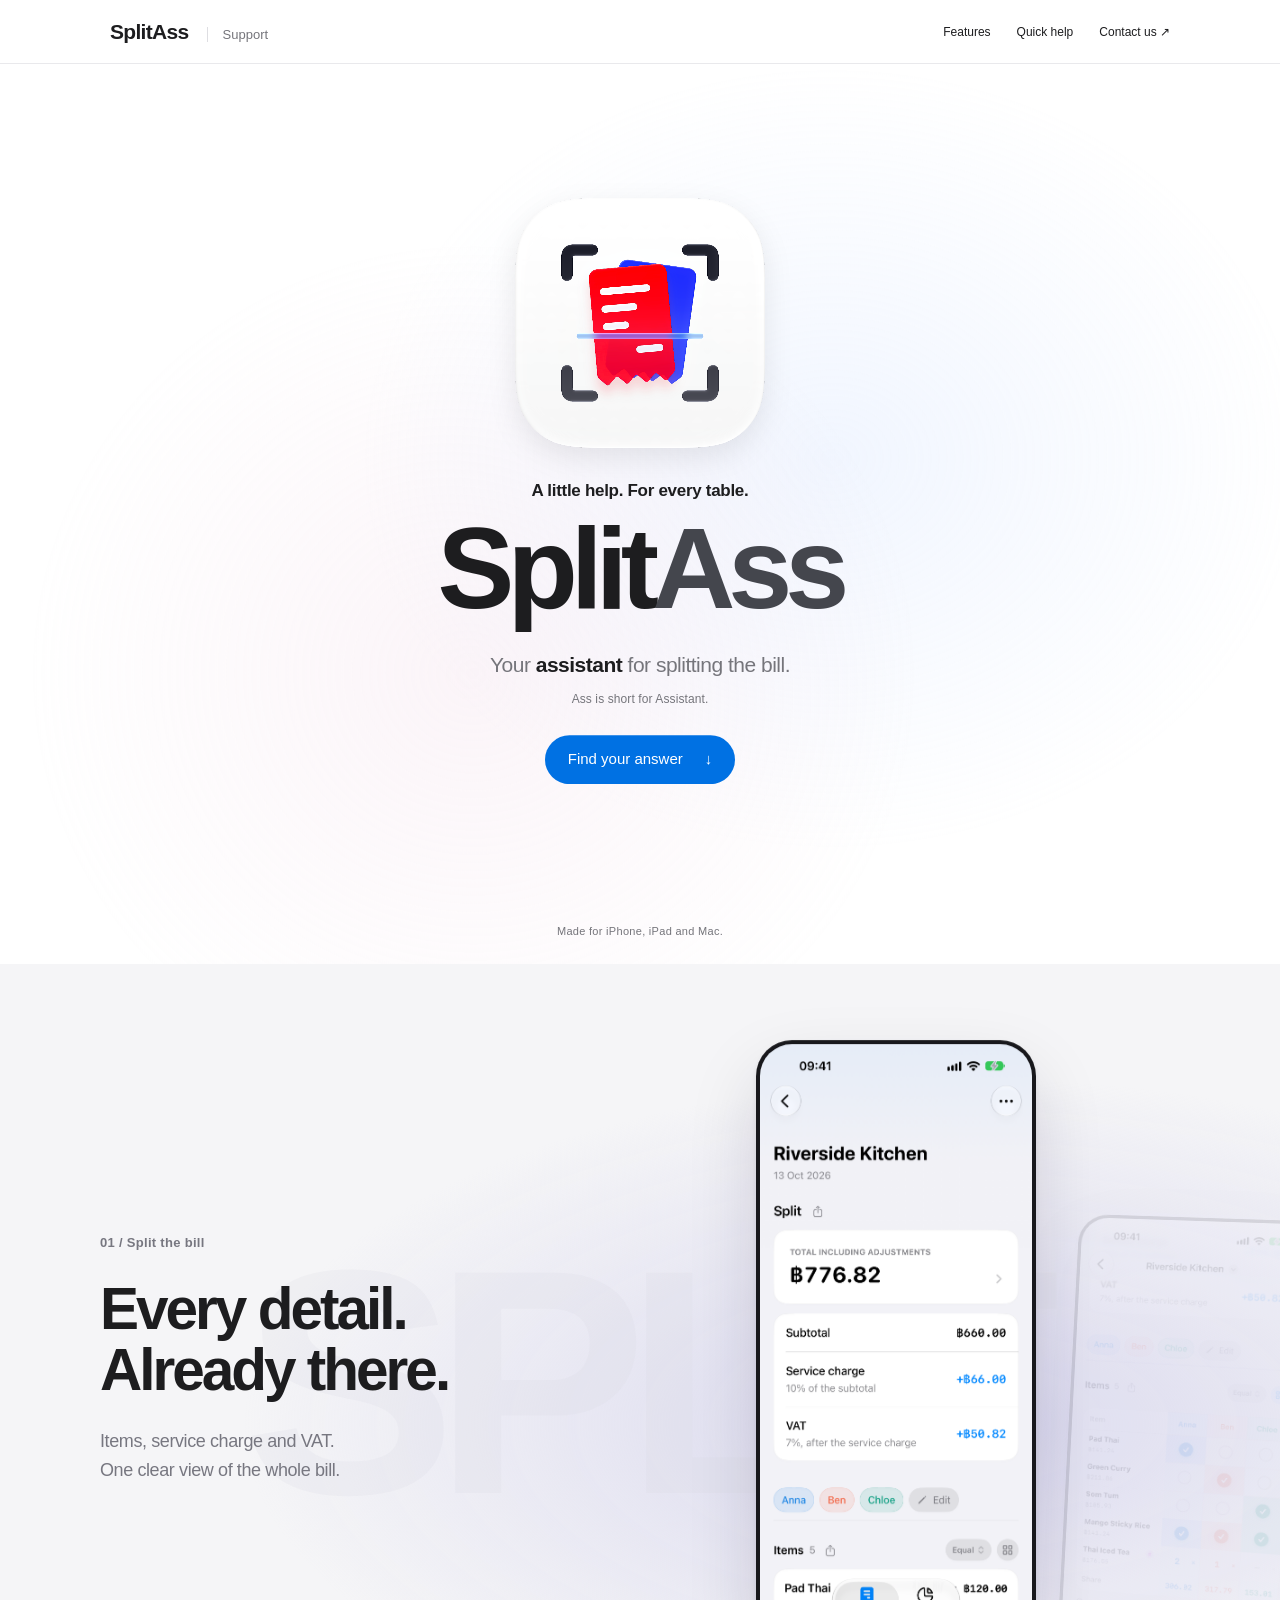
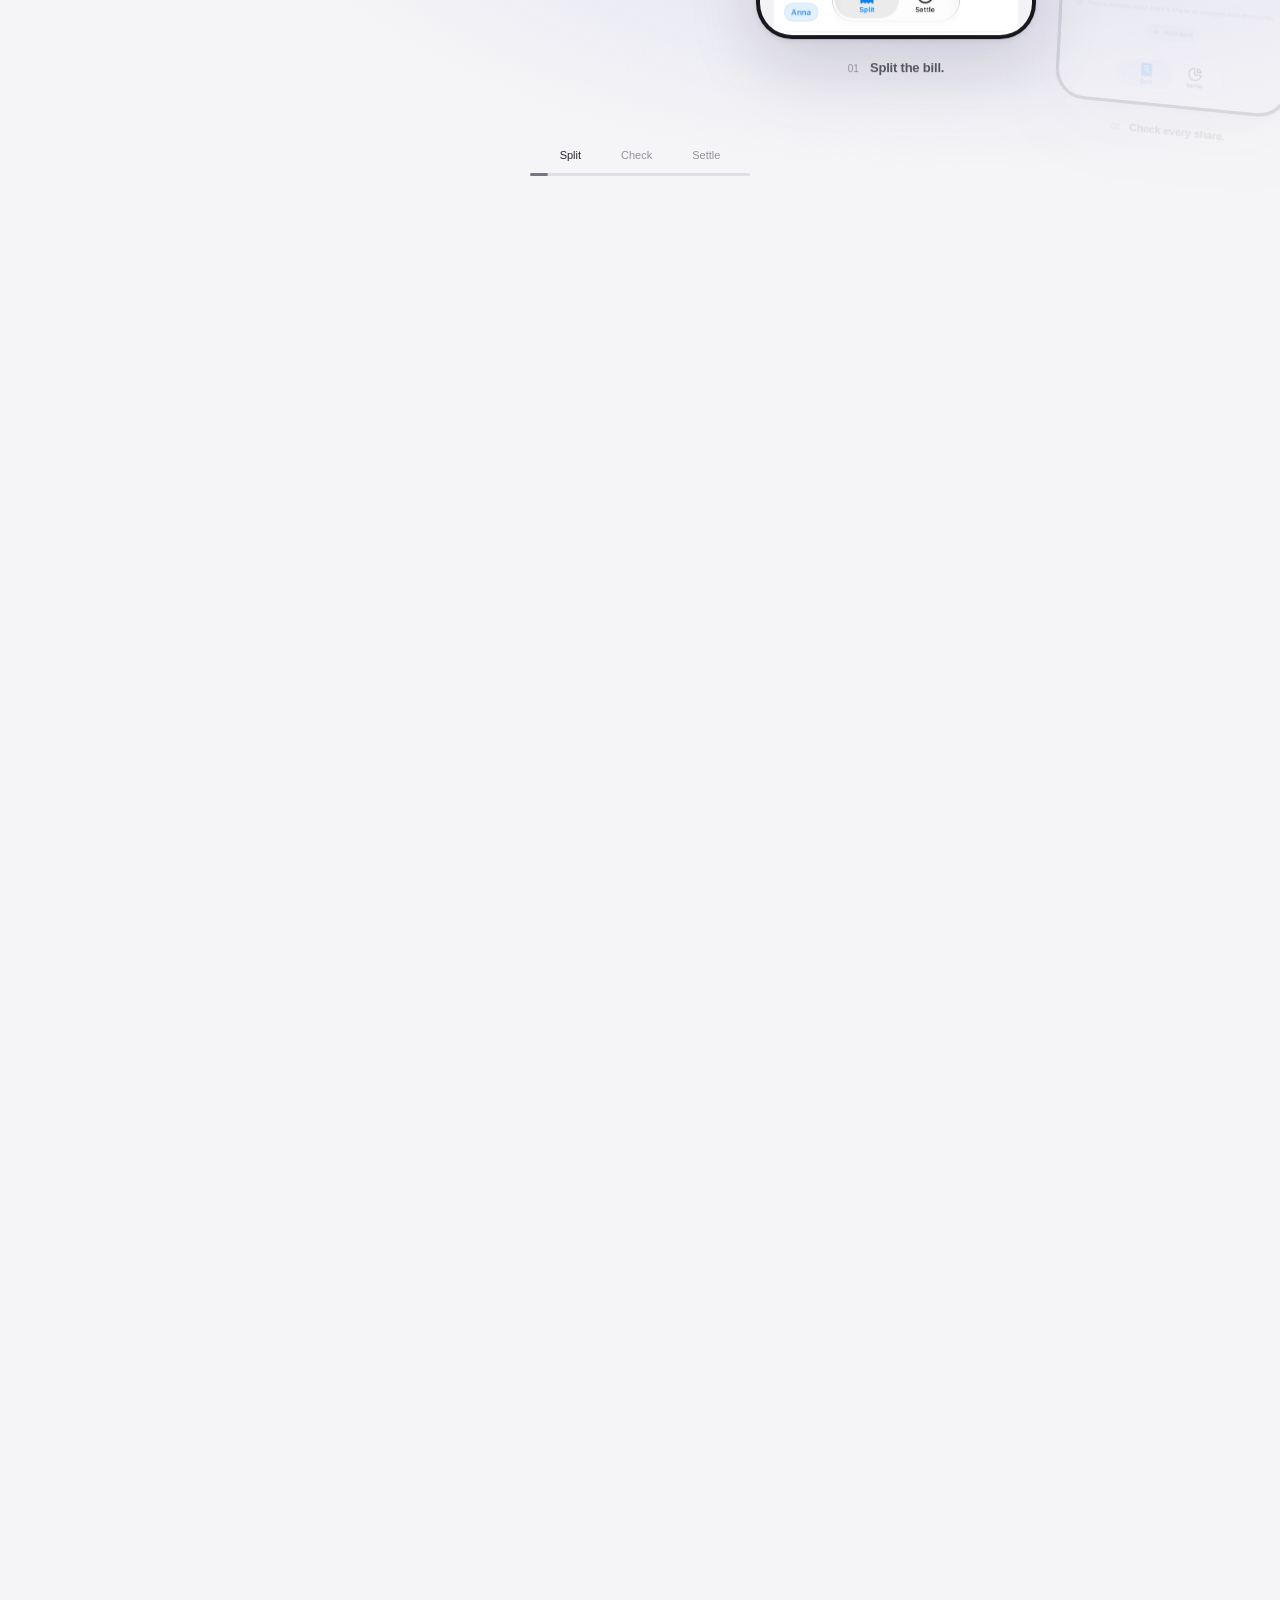
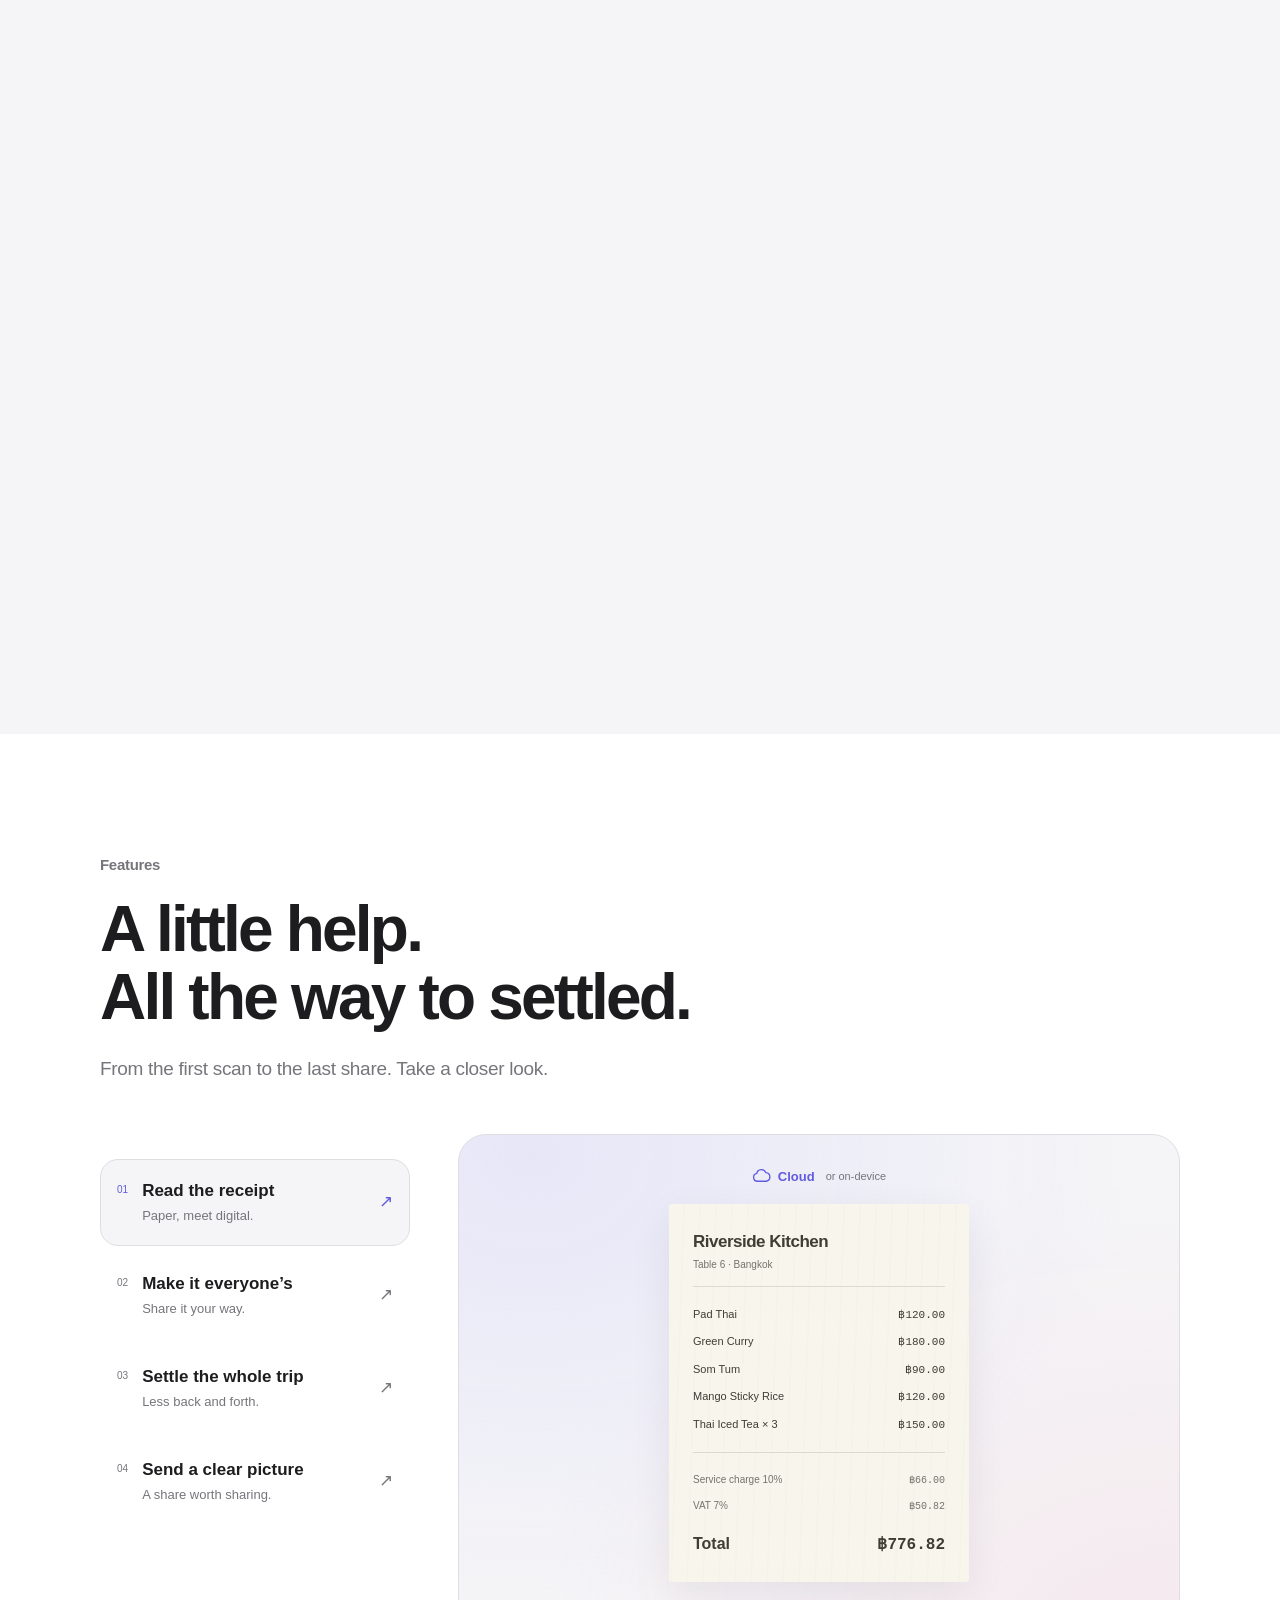
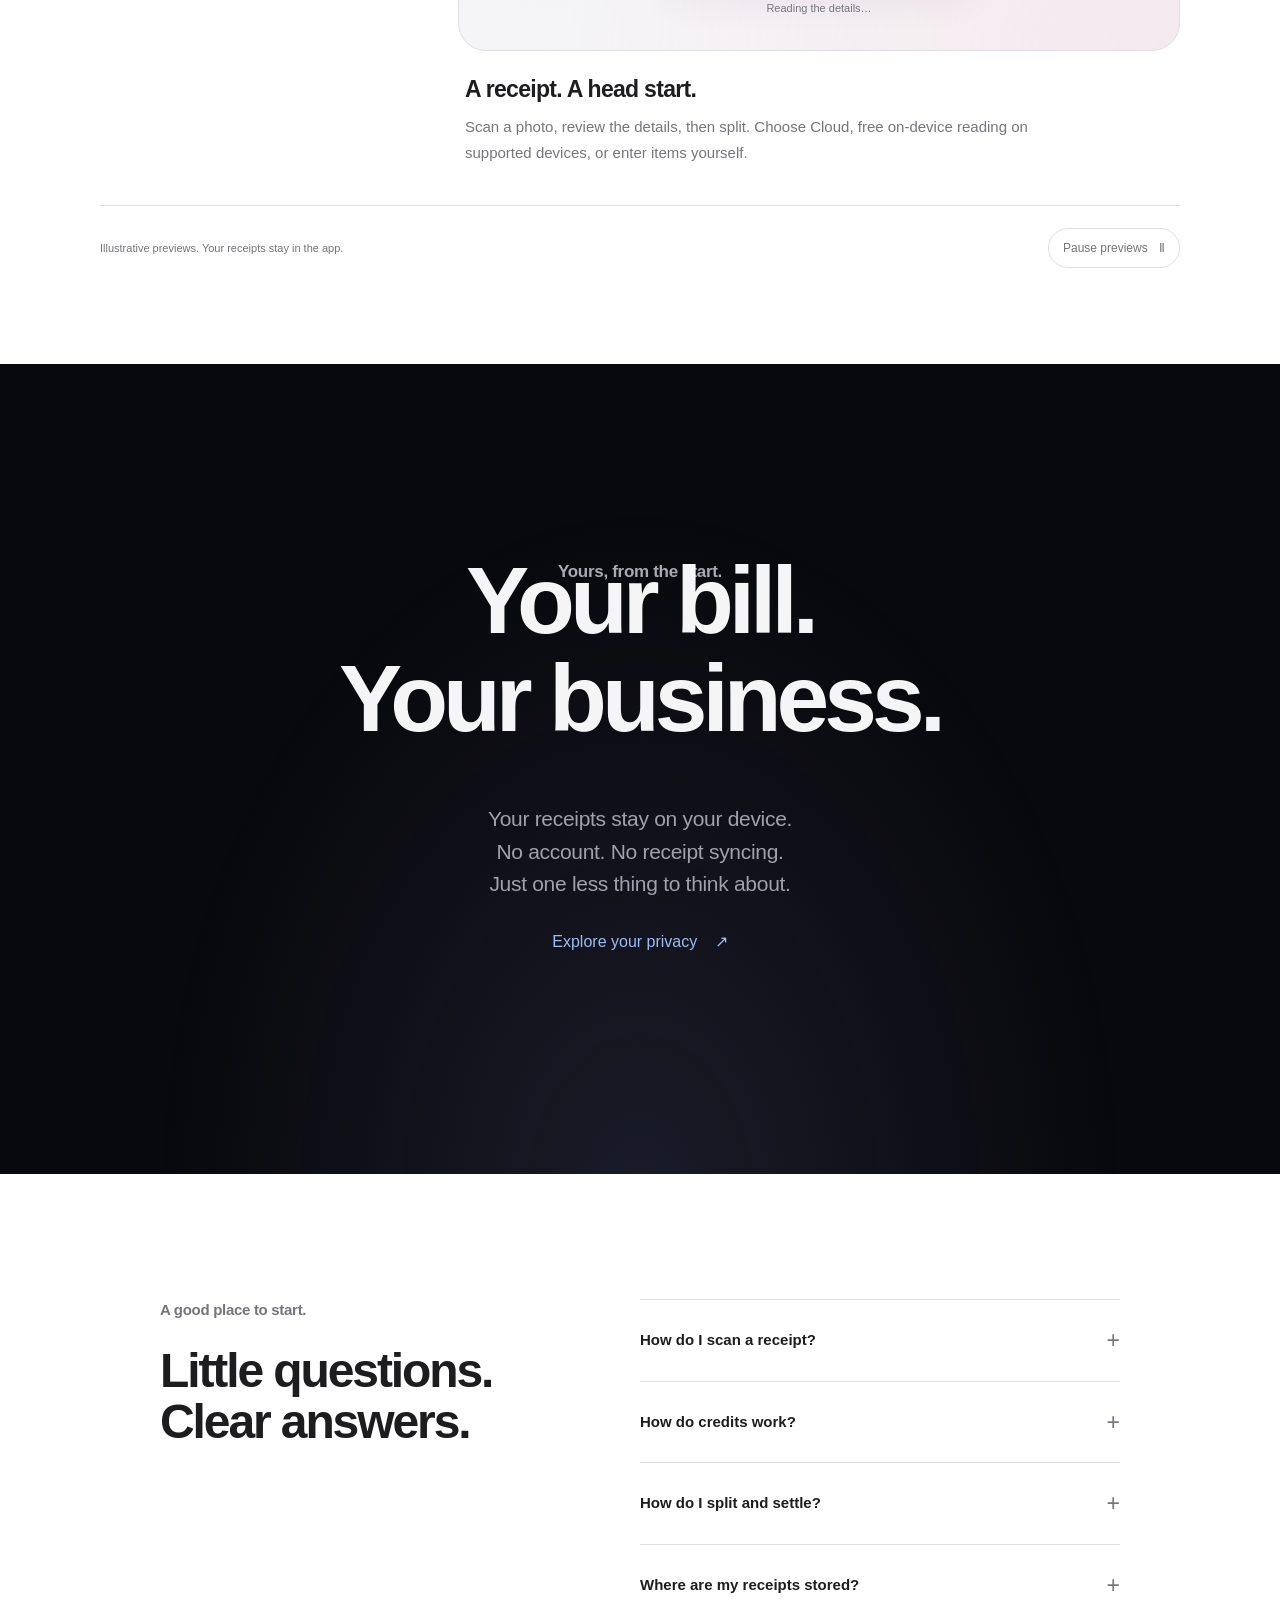
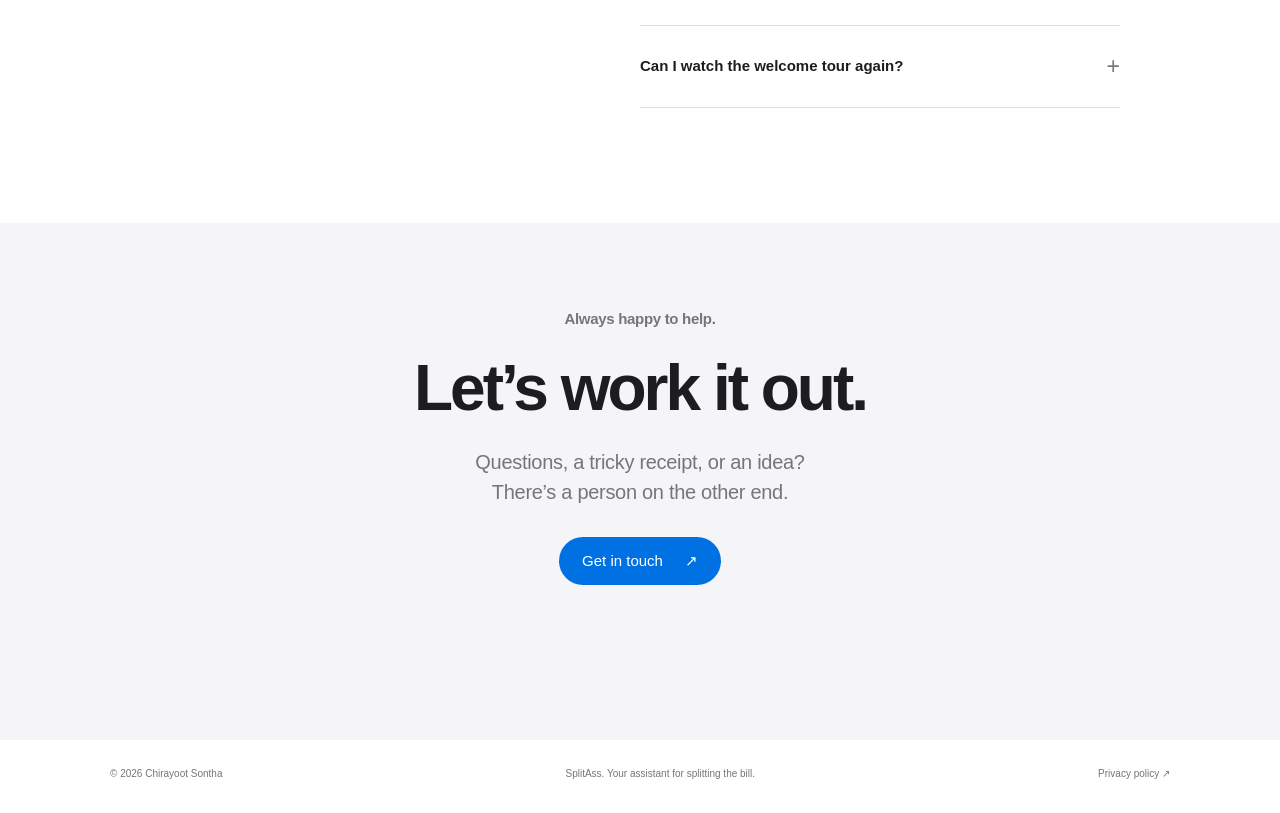
<file: index.html>
<!doctype html>
<html lang="en">
<head>
<meta charset="utf-8"><meta name="viewport" content="width=device-width,initial-scale=1">
<title>SplitAss — Features & Support</title>
<meta name="description" content="Your assistant for splitting the bill. Explore scanning, splitting, settling and sharing, plus help with SplitAss."><link rel="icon" href="data:,">
<link rel="stylesheet" href="style.css">
<link rel="stylesheet" href="features.css">
</head><body>
<header><nav><a class="wordmark" href="#">SplitAss <span>Support</span></a><div class="nav-right"><a href="#features">Features</a><a href="#help">Quick help</a><a class="nav-contact" href="mailto:chirayoots@gmail.com">Contact us ↗</a></div></nav></header>
<main>
<section class="hero">
<div class="hero-atmosphere" data-depth="-100" aria-hidden="true"><div data-drift></div></div>
<div class="hero-content">
<div class="icon-stage"><img class="fallback" src="assets/icon-light.png" alt="SplitAss app icon"><canvas aria-hidden="true"></canvas></div>
<p class="eyebrow">A little help. For every table.</p>
<div data-depth="85"><h1 data-drift>Split<span class="assistant-name">Ass</span></h1></div>
<div data-depth="35"><div data-drift><p class="hero-description">Your <span class="assistant-word">assistant</span> for splitting the bill.</p><p class="name-note">Ass is short for Assistant.</p><a class="button" href="#help">Find your answer <span>↓</span></a></div></div>
</div><span class="hero-footnote">Made for iPhone, iPad and Mac.</span>
</section>
<section class="journey" aria-labelledby="journey-title">
<div class="journey-sticky">
<div class="journey-atmosphere" aria-hidden="true"></div><div class="story-word" aria-hidden="true">SPLIT</div>
<div class="journey-layout">
<h2 class="sr-only" id="journey-title">Split, check and settle with SplitAss.</h2>
<div class="journey-copy">
<div class="chapter"><p class="eyebrow">01 / Split the bill</p><h3>Every detail.<br>Already there.</h3><p class="body-copy">Items, service charge and VAT.<br>One clear view of the whole bill.</p></div>
<div class="chapter"><p class="eyebrow">02 / Check every share</p><h3>Every person.<br>A fair share.</h3><p class="body-copy">See the whole table in the grid.<br>Tick who shared what. Check each total.</p></div>
<div class="chapter"><p class="eyebrow">03 / Settle up</p><h3>Every payment.<br>Made clear.</h3><p class="body-copy">Choose who paid.<br>See who pays them back, and how much.</p></div>
</div>
<div class="screens-scene" aria-label="Actual SplitAss app screens">
<figure class="app-shot split-shot"><div class="screen-frame"><img src="assets/02-split.png" alt="SplitAss Split screen with total, service charge, VAT and people" width="1206" height="2622"></div><figcaption><span>01</span> Split the bill.</figcaption></figure>
<figure class="app-shot grid-shot"><div class="screen-frame"><img src="assets/06-grid.png" alt="SplitAss assignment grid showing Anna, Ben and Chloe’s item shares" width="1206" height="2622"></div><figcaption><span>02</span> Check every share.</figcaption></figure>
<figure class="app-shot settle-shot"><div class="screen-frame"><img src="assets/07-settle.png" alt="SplitAss Settle screen showing the balance ring, who paid and payments" width="1206" height="2622"></div><figcaption><span>03</span> See who pays who.</figcaption></figure>
</div></div><div class="journey-progress" aria-hidden="true"><span></span></div><div class="chapter-index" aria-hidden="true"><span>Split</span><span>Check</span><span>Settle</span></div>
</div>
</section>
<section class="features" id="features" aria-labelledby="features-title">
  <div class="features-heading"><p class="eyebrow">Features</p><h2 id="features-title">A little help.<br>All the way to settled.</h2><p>From the first scan to the last share. Take a closer look.</p></div>
  <div class="feature-explorer">
    <div class="feature-tabs" aria-label="Explore features">
      <button type="button" id="feature-scan-tab" data-feature="scan"><span class="feature-number">01</span><span>Read the receipt<small>Paper, meet digital.</small></span><span class="feature-arrow" aria-hidden="true">↗</span></button>
      <button type="button" id="feature-split-tab" data-feature="split"><span class="feature-number">02</span><span>Make it everyone’s<small>Share it your way.</small></span><span class="feature-arrow" aria-hidden="true">↗</span></button>
      <button type="button" id="feature-settle-tab" data-feature="settle"><span class="feature-number">03</span><span>Settle the whole trip<small>Less back and forth.</small></span><span class="feature-arrow" aria-hidden="true">↗</span></button>
      <button type="button" id="feature-share-tab" data-feature="share"><span class="feature-number">04</span><span>Send a clear picture<small>A share worth sharing.</small></span><span class="feature-arrow" aria-hidden="true">↗</span></button>
    </div>
    <div class="feature-panels">
      <article class="feature-panel" id="feature-scan">
        <div class="feature-stage scan-stage">
          <div class="scan-destination" aria-hidden="true"><svg viewBox="0 0 24 24" width="19" height="19" fill="none" stroke="currentColor" stroke-width="1.7"><path d="M7 18a5 5 0 0 1-1-9.9 6 6 0 0 1 11.5-1A5.5 5.5 0 0 1 18 18Z"/></svg> Cloud <span>or on-device</span></div>
          <div class="scan-paper">
            <div class="scan-print"><strong>Riverside Kitchen</strong><span class="receipt-date">Table 6 · Bangkok</span><div class="receipt-rule"></div>
              <div class="receipt-row" style="--line:0"><span>Pad Thai</span><span>฿120.00</span></div><div class="receipt-row" style="--line:1"><span>Green Curry</span><span>฿180.00</span></div><div class="receipt-row" style="--line:2"><span>Som Tum</span><span>฿90.00</span></div><div class="receipt-row" style="--line:3"><span>Mango Sticky Rice</span><span>฿120.00</span></div><div class="receipt-row" style="--line:4"><span>Thai Iced Tea × 3</span><span>฿150.00</span></div>
              <div class="receipt-rule"></div><div class="receipt-row receipt-small"><span>Service charge 10%</span><span>฿66.00</span></div><div class="receipt-row receipt-small"><span>VAT 7%</span><span>฿50.82</span></div><div class="receipt-row receipt-total"><strong>Total</strong><strong>฿776.82</strong></div>
            </div><div class="web-scan-beam" aria-hidden="true"><i></i><i></i><i></i></div>
          </div>
          <div class="scan-status" aria-hidden="true"><span class="scan-reading">Reading the details…</span><span class="scan-ready">✓ Ready to split</span></div>
        </div>
        <div class="feature-caption"><h3>A receipt. A head start.</h3><p>Scan a photo, review the details, then split. Choose Cloud, free on-device reading on supported devices, or enter items yourself.</p></div>
      </article>
      <article class="feature-panel" id="feature-split">
        <div class="feature-stage split-stage">
          <div class="web-sheet">
            <span class="sheet-grip" aria-hidden="true"></span><div class="web-sheet-heading"><h4>Mango Sticky Rice</h4><p>Quantity 1 · ฿120.00</p></div>
            <div class="split-methods" aria-label="Example split method"><span>Equal</span><span>Percent</span><span>Amount</span><span>Qty</span></div>
            <p class="split-hint" data-split-status>Split equally between 3</p>
            <div class="demo-member-list">
              <button type="button" class="demo-person anna" disabled aria-pressed="true" data-person="Anna"><span>Anna</span><span class="demo-share">฿40.00</span><span class="demo-check" aria-hidden="true">✓</span></button>
              <button type="button" class="demo-person ben" disabled aria-pressed="true" data-person="Ben"><span>Ben</span><span class="demo-share">฿40.00</span><span class="demo-check" aria-hidden="true">✓</span></button>
              <button type="button" class="demo-person chloe" disabled aria-pressed="true" data-person="Chloe"><span>Chloe</span><span class="demo-share">฿40.00</span><span class="demo-check" aria-hidden="true">✓</span></button>
            </div>
            <p class="feature-try script-only" hidden>Tap a name to try it.</p><p class="sr-only" data-split-announcement role="status"></p>
          </div>
        </div>
        <div class="feature-caption"><h3>One item. Any combination.</h3><p>Choose who shared what. Split equally, by percent, by amount or by quantity—even differently for each item. Charges and discounts follow each share.</p></div>
      </article>
      <article class="feature-panel" id="feature-settle">
        <div class="feature-stage settle-stage">
          <div class="trip-stack" aria-hidden="true"><div></div><div></div></div>
          <div class="trip-card"><p class="mini-eyebrow">A group of receipts</p><h4>Bangkok weekend</h4><div class="trip-total"><span>3 receipts</span><strong>฿1,800.00</strong></div><div class="trip-paid"><span class="mini-pill anna">Anna paid ฿1,500</span><span class="mini-pill ben">Ben paid ฿300</span></div><div class="receipt-rule"></div><div class="settlement-title"><span>Settle up</span><span>2 transfers</span></div>
            <div class="transfer" style="--transfer:0"><span class="mini-pill ben">Ben</span><span class="transfer-track" aria-hidden="true"><i></i>→</span><span class="mini-pill anna">Anna</span><strong>฿300.00</strong></div>
            <div class="transfer" style="--transfer:1"><span class="mini-pill chloe">Chloe</span><span class="transfer-track" aria-hidden="true"><i></i>→</span><span class="mini-pill anna">Anna</span><strong>฿600.00</strong></div>
            <p class="trip-note">Everyone’s share: ฿600.00</p>
          </div>
        </div>
        <div class="feature-caption"><h3>More memories. Fewer transfers.</h3><p>Keep a trip’s receipts in a group. SplitAss brings the balances together and works out who pays whom across the whole trip.</p></div>
      </article>
      <article class="feature-panel" id="feature-share">
        <div class="feature-stage share-stage">
          <div class="share-preview" data-share-style="light"><p class="mini-eyebrow">The split</p><h4>Riverside Kitchen</h4><div class="share-total"><span>Bill total</span><strong>฿776.82</strong></div><div class="receipt-rule"></div><div class="receipt-row"><span class="share-name anna">Anna</span><span>฿258.94</span></div><div class="receipt-row"><span class="share-name ben">Ben</span><span>฿258.94</span></div><div class="receipt-row"><span class="share-name chloe">Chloe</span><span>฿258.94</span></div><p class="share-signoff">A fair share, for everyone.</p></div>
          <div class="share-style-picker script-only" hidden role="group" aria-label="Shared image appearance"><button type="button" data-style="light" aria-pressed="true">Light</button><button type="button" data-style="dark" aria-pressed="false">Dark</button><button type="button" data-style="analog" aria-pressed="false">Analog</button></div>
        </div>
        <div class="feature-caption"><h3>The numbers, beautifully explained.</h3><p>Share the bill, a person’s items or the whole summary as an image. Choose Light, Dark or Analog for a picture that feels like a printed receipt.</p></div>
      </article>
    </div>
  </div>
  <div class="features-footer"><p>Illustrative previews. Your receipts stay in the app.</p><button type="button" class="feature-playback script-only" hidden>Pause previews <span aria-hidden="true">Ⅱ</span></button></div>
</section>

<section class="reassurance">
<div class="reassurance-orbit" data-depth="-85" aria-hidden="true"><div data-drift></div></div>
<div class="reassurance-content"><p class="eyebrow">Yours, from the start.</p><div data-depth="55"><h2 data-drift>Your bill.<br>Your business.</h2></div><div data-depth="25"><div data-drift><p>Your receipts stay on your device.<br>No account. No receipt syncing.<br>Just one less thing to think about.</p><a class="inline-link" href="privacy.html">Explore your privacy <span>↗</span></a></div></div></div>
</section>
<section class="help" id="help"><div class="help-heading"><p class="eyebrow">A good place to start.</p><h2>Little questions.<br>Clear answers.</h2></div><div class="faq">
<details><summary>How do I scan a receipt?</summary><p>Tap New Receipt, then Scan. Take or choose a photo, crop it to the receipt, and tap Scan. In Settings › AI Model, choose Cloud or on-device reading with Apple Intelligence on supported devices.</p></details>
<details><summary>How do credits work?</summary><p>Cloud text scans use 1 credit; image scans use 2. Each new device starts with 20 free credits. Add 50, 150 or 450 in Settings › Credits. On-device scanning and entering items yourself are free.</p></details>
<details><summary>How do I split and settle?</summary><p>Add people, then tap an item to assign who shared it. Use the grid to see everyone at once. On Settle, choose who paid to see who pays them back. Group a trip’s receipts to settle them together.</p></details>
<details><summary>Where are my receipts stored?</summary><p>Your receipts stay on your device. There’s no account and no receipt syncing. Credit balances and purchases are kept on the server under a random ID.</p></details>
<details><summary>Can I watch the welcome tour again?</summary><p>Yes. Open Settings › Take the Tour whenever you want a refresher.</p></details>
</div></section>
<section class="contact-section"><div data-depth="25"><div data-drift><p class="eyebrow">Always happy to help.</p><h2>Let’s work it out.</h2><p>Questions, a tricky receipt, or an idea?<br>There’s a person on the other end.</p><a class="button" href="mailto:chirayoots@gmail.com">Get in touch <span>↗</span></a></div></div></section>
</main><footer><span>© 2026 Chirayoot Sontha</span><span>SplitAss. Your assistant for splitting the bill.</span><a href="privacy.html">Privacy policy ↗</a></footer>
<script src="features.js"></script>
<script src="page-motion.js"></script><script src="icon.js"></script>
</body></html>
</file>
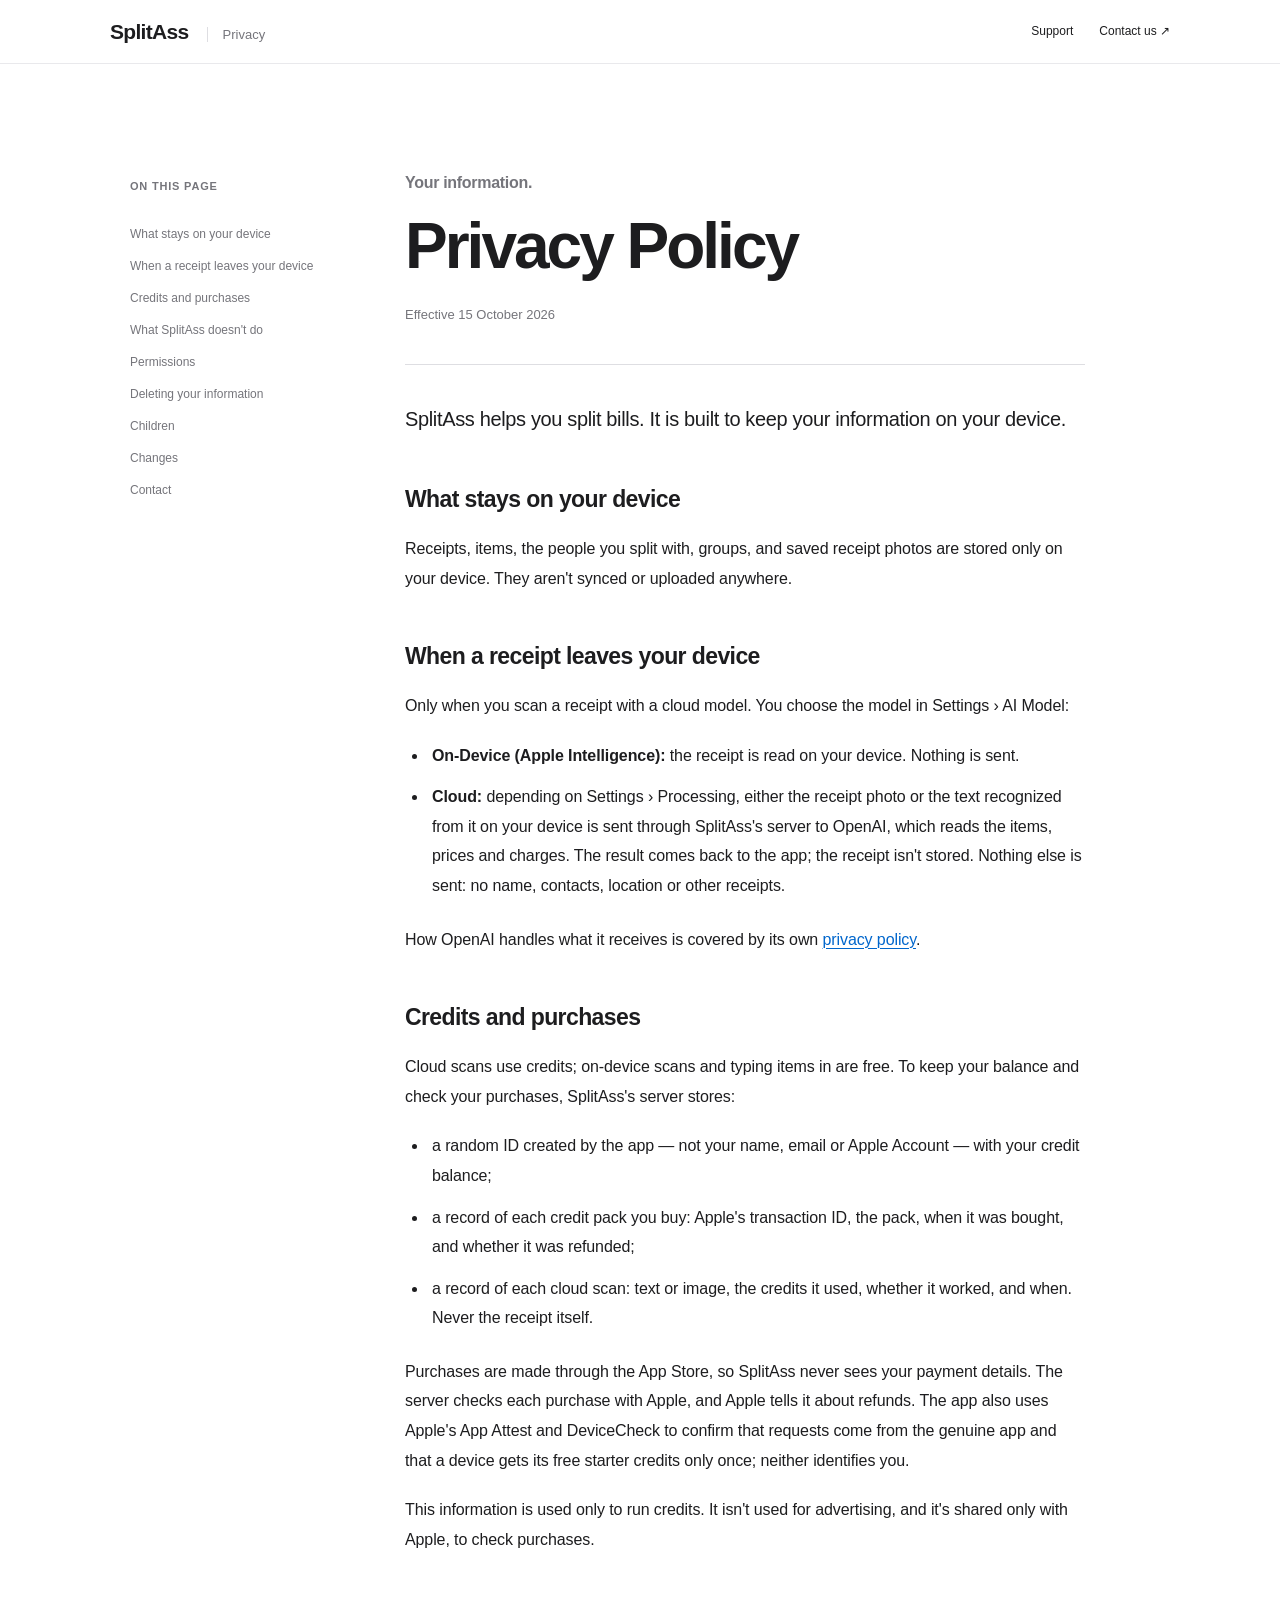
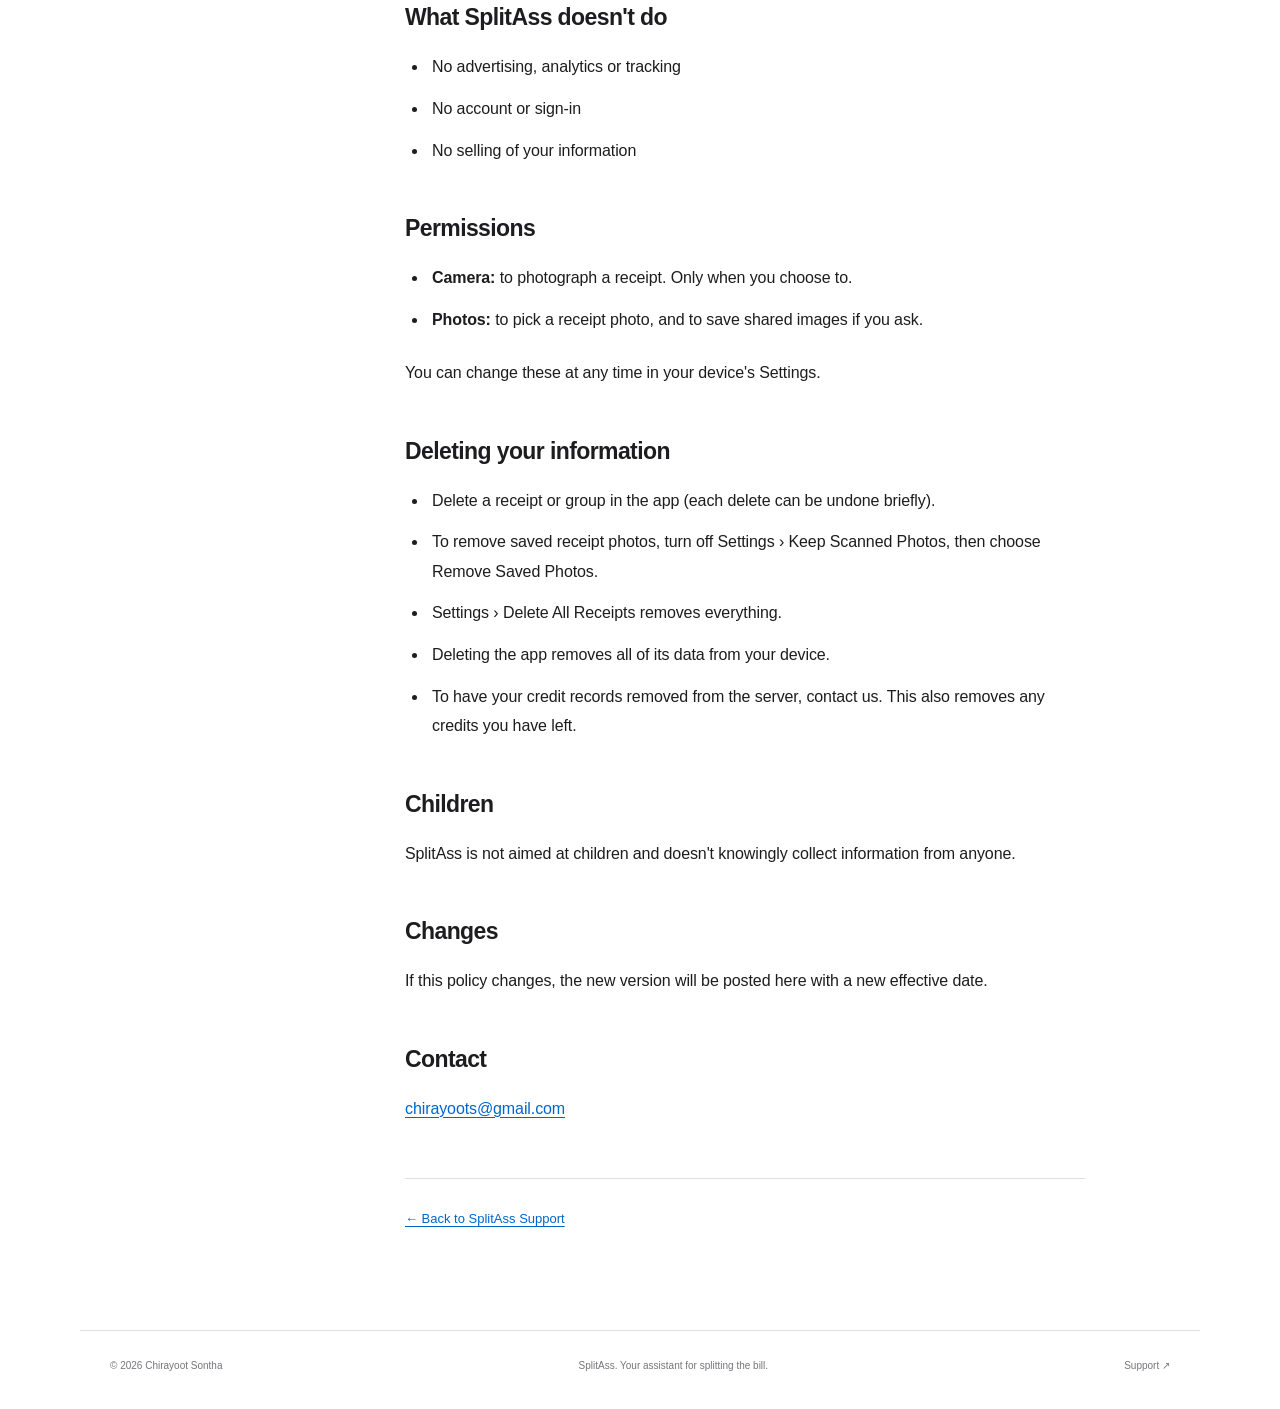
<file: privacy.html>
<!doctype html>
<html lang="en"><head>
<meta charset="utf-8"><meta name="viewport" content="width=device-width,initial-scale=1">
<title>SplitAss Privacy Policy</title><link rel="icon" href="data:,">
<link rel="stylesheet" href="style.css"><link rel="stylesheet" href="privacy.css">
</head><body class="privacy-page">
<header><nav><a class="wordmark" href="index.html">SplitAss <span>Privacy</span></a><div class="nav-right"><a href="index.html">Support</a><a class="nav-contact" href="mailto:chirayoots@gmail.com">Contact us ↗</a></div></nav></header>
<main class="policy-layout">
<aside class="policy-contents" aria-label="Policy contents"><p>On this page</p><a href="#what-stays-on-your-device">What stays on your device</a><a href="#when-a-receipt-leaves-your-device">When a receipt leaves your device</a><a href="#credits-and-purchases">Credits and purchases</a><a href="#what-splitass-doesn-t-do">What SplitAss doesn't do</a><a href="#permissions">Permissions</a><a href="#deleting-your-information">Deleting your information</a><a href="#children">Children</a><a href="#changes">Changes</a><a href="#contact">Contact</a></aside>
<article class="policy-document"><div class="policy-title"><p class="eyebrow">Your information.</p><h1>Privacy Policy</h1><p class="policy-date">Effective 15 October 2026</p></div>
<section class="policy-text">
  <p>SplitAss helps you split bills. It is built to keep your information on your device.</p>

  <h2 id="what-stays-on-your-device">What stays on your device</h2>

  <p>Receipts, items, the people you split with, groups, and saved receipt photos are stored only on your device. They aren't synced or uploaded anywhere.</p>

  <h2 id="when-a-receipt-leaves-your-device">When a receipt leaves your device</h2>

  <p>Only when you scan a receipt with a cloud model. You choose the model in Settings › AI Model:</p>

  <ul>
    <li><strong>On-Device (Apple Intelligence):</strong> the receipt is read on your device. Nothing is sent.</li>
    <li><strong>Cloud:</strong> depending on Settings › Processing, either the receipt photo or the text recognized from it on your device is sent through SplitAss's server to OpenAI, which reads the items, prices and charges. The result comes back to the app; the receipt isn't stored. Nothing else is sent: no name, contacts, location or other receipts.</li>
  </ul>

  <p>How OpenAI handles what it receives is covered by its own <a href="https://openai.com/policies/privacy-policy">privacy policy</a>.</p>

  <h2 id="credits-and-purchases">Credits and purchases</h2>

  <p>Cloud scans use credits; on-device scans and typing items in are free. To keep your balance and check your purchases, SplitAss's server stores:</p>

  <ul>
    <li>a random ID created by the app — not your name, email or Apple Account — with your credit balance;</li>
    <li>a record of each credit pack you buy: Apple's transaction ID, the pack, when it was bought, and whether it was refunded;</li>
    <li>a record of each cloud scan: text or image, the credits it used, whether it worked, and when. Never the receipt itself.</li>
  </ul>

  <p>Purchases are made through the App Store, so SplitAss never sees your payment details. The server checks each purchase with Apple, and Apple tells it about refunds. The app also uses Apple's App Attest and DeviceCheck to confirm that requests come from the genuine app and that a device gets its free starter credits only once; neither identifies you.</p>

  <p>This information is used only to run credits. It isn't used for advertising, and it's shared only with Apple, to check purchases.</p>

  <h2 id="what-splitass-doesn-t-do">What SplitAss doesn't do</h2>

  <ul>
    <li>No advertising, analytics or tracking</li>
    <li>No account or sign-in</li>
    <li>No selling of your information</li>
  </ul>

  <h2 id="permissions">Permissions</h2>

  <ul>
    <li><strong>Camera:</strong> to photograph a receipt. Only when you choose to.</li>
    <li><strong>Photos:</strong> to pick a receipt photo, and to save shared images if you ask.</li>
  </ul>

  <p>You can change these at any time in your device's Settings.</p>

  <h2 id="deleting-your-information">Deleting your information</h2>

  <ul>
    <li>Delete a receipt or group in the app (each delete can be undone briefly).</li>
    <li>To remove saved receipt photos, turn off Settings › Keep Scanned Photos, then choose Remove Saved Photos.</li>
    <li>Settings › Delete All Receipts removes everything.</li>
    <li>Deleting the app removes all of its data from your device.</li>
    <li>To have your credit records removed from the server, contact us. This also removes any credits you have left.</li>
  </ul>

  <h2 id="children">Children</h2>

  <p>SplitAss is not aimed at children and doesn't knowingly collect information from anyone.</p>

  <h2 id="changes">Changes</h2>

  <p>If this policy changes, the new version will be posted here with a new effective date.</p>

  <h2 id="contact">Contact</h2>

  <p><a href="mailto:chirayoots@gmail.com">chirayoots@gmail.com</a></p>
  </section>
<div class="policy-end"><a href="index.html">← Back to SplitAss Support</a></div>
</article></main>
<footer><span>© 2026 Chirayoot Sontha</span><span>SplitAss. Your assistant for splitting the bill.</span><a href="index.html">Support ↗</a></footer>
</body></html>
</file>
<file: style.css>
:root{color-scheme:light;--bg:#fff;--ink:#1d1d1f;--sub:#75757b;--rule:#dedee2;--soft:#f5f5f7;--nav:#ffffffc9;--link:#06c}
@media(prefers-color-scheme:dark){:root{color-scheme:dark;--bg:#09090b;--ink:#f5f5f7;--sub:#a1a1aa;--rule:#303034;--soft:#161619;--nav:#111114cf;--link:#7cb8ff}}
*{box-sizing:border-box}html{scroll-behavior:smooth;scroll-padding-top:85px}body{margin:0;background:var(--bg);color:var(--ink);font:17px/1.5 -apple-system,BlinkMacSystemFont,"Helvetica Neue",sans-serif;-webkit-font-smoothing:antialiased}a{color:inherit;text-decoration:none}button{font:inherit;color:inherit;cursor:pointer}a:focus-visible,button:focus-visible,summary:focus-visible{outline:3px solid var(--link);outline-offset:6px}header{position:sticky;top:0;height:64px;z-index:20;background:var(--nav);backdrop-filter:blur(22px);border-bottom:1px solid color-mix(in srgb,var(--rule) 65%,transparent)}nav{max-width:1120px;margin:auto;height:100%;display:flex;align-items:center;justify-content:space-between;padding:0 30px}.wordmark{font-size:21px;font-weight:650;letter-spacing:-.7px}.wordmark span{font-size:13px;font-weight:400;letter-spacing:0;color:var(--sub);border-left:1px solid var(--rule);padding-left:15px;margin-left:13px}.nav-right{display:flex;align-items:center;gap:26px;font-size:12px}.preview{font-size:9px;text-transform:uppercase;letter-spacing:1.4px;color:var(--sub)}.eyebrow{font-size:17px;font-weight:600;letter-spacing:-.3px;margin:0 0 23px}.hero{min-height:790px;height:calc(100svh - 64px);max-height:1100px;position:relative;isolation:isolate;overflow:clip;text-align:center;display:flex;align-items:center;justify-content:center}.hero-content{padding:30px 24px 74px;width:100%}.icon-stage{width:108px;height:108px;position:relative;margin:0 auto 33px}canvas,.fallback{width:100%;height:100%;display:block;filter:drop-shadow(0 10px 14px #00000015)}.fallback{position:absolute;inset:0}.hero h1{font-size:clamp(70px,8.2vw,116px);font-weight:650;line-height:.98;letter-spacing:-6px;margin:0 0 32px}.hero-description{font-size:23px;line-height:1.4;letter-spacing:-.5px;color:var(--sub);margin:0 0 30px}.button{display:inline-flex;align-items:center;justify-content:center;gap:22px;border-radius:30px;background:#0071e3;color:white;padding:13px 23px;font-size:15px}.button:hover{background:#0077ed}.hero-footnote{position:absolute;bottom:25px;font-size:11px;letter-spacing:.3px;color:var(--sub)}.hero-atmosphere{position:absolute;inset:-20% 0;z-index:-1;pointer-events:none}.hero-atmosphere>div{height:100%;background:radial-gradient(ellipse at 37% 62%,#edccdf35,transparent 39%),radial-gradient(ellipse at 65% 45%,#c3d8ff3b,transparent 40%)}[data-drift]{will-change:transform}.journey{height:200svh;min-height:1400px;--progress:0;background:#f5f5f7;color:#1d1d1f;position:relative}.journey-sticky{height:100svh;min-height:670px;position:sticky;top:0;overflow:clip;display:flex;align-items:center;isolation:isolate}.journey-layout{width:min(1100px,calc(100% - 100px));margin:auto;display:grid;grid-template-columns:.85fr 1.15fr;align-items:center;gap:60px}.journey-copy{position:relative;z-index:2;transform:translateY(calc(var(--progress)*-38px))}.journey h2,.reassurance h2{font-size:clamp(55px,6.4vw,86px);line-height:1.03;letter-spacing:-4.3px;font-weight:650;margin:0 0 26px}.journey h2 span{color:#92929a}.body-copy{font-size:21px;letter-spacing:-.4px;color:#777780;margin:0 0 30px}.inline-link{font-size:16px;color:var(--link)}.inline-link span{margin-left:13px}.journey-atmosphere{position:absolute;inset:0;z-index:-1;background:radial-gradient(ellipse at 76% 55%,#d9d8ee 0,transparent 53%);transform:translateY(calc(var(--progress)*80px))}.journey-progress{position:absolute;bottom:35px;left:50%;transform:translateX(-50%);width:100px;height:3px;background:#dedee6;border-radius:2px;overflow:hidden}.journey-progress span{display:block;height:100%;width:100%;background:#767680;transform-origin:left;transform:scaleX(calc(.08 + var(--progress)*.92))}.reassurance{position:relative;min-height:780px;min-height:90svh;background:#08090c;color:#f5f5f7;overflow:clip;isolation:isolate;display:grid;place-items:center;text-align:center;padding:140px 24px}.reassurance h2{font-size:clamp(62px,7.4vw,103px);letter-spacing:-5px}.reassurance .eyebrow{color:#aaaab3}.reassurance p:not(.eyebrow){font-size:21px;line-height:1.55;color:#a1a1ad;letter-spacing:-.3px;margin:0 0 28px}.reassurance .inline-link{color:#9bbdf4}.reassurance-orbit{position:absolute;inset:-20% 0;z-index:-1;pointer-events:none}.reassurance-orbit>div{height:100%;background:radial-gradient(ellipse at 50% 80%,#33334e70,transparent 53%)}.help{max-width:1020px;margin:auto;padding:125px 30px 115px;display:grid;grid-template-columns:1fr 1.2fr;gap:80px}.help-heading h2,.contact-section h2{font-size:48px;letter-spacing:-2.1px;line-height:1.08;font-weight:650;margin:0}.help .eyebrow{color:var(--sub);font-size:15px}.faq details{border-bottom:1px solid var(--rule)}.faq details:first-child{border-top:1px solid var(--rule)}summary{list-style:none;display:flex;align-items:center;justify-content:space-between;gap:20px;cursor:pointer;padding:23px 0;font-size:15px;font-weight:550}summary::-webkit-details-marker{display:none}summary::after{content:'+';font-size:23px;color:var(--sub);font-weight:300}details[open] summary::after{content:'−'}details p{font-size:14px;line-height:1.8;color:var(--sub);margin:0 20px 25px 0}.contact-section{background:var(--soft);text-align:center;padding:110px 25px 130px;overflow:clip}.contact-section .eyebrow{color:var(--sub);font-size:15px}.contact-section h2{font-size:64px;letter-spacing:-3px}.contact-section p:not(.eyebrow){color:var(--sub);font-size:20px;letter-spacing:-.3px;margin:24px 0 30px}footer{max-width:1120px;margin:auto;padding:26px 30px 35px;display:flex;justify-content:space-between;gap:22px;color:var(--sub);font-size:10px}footer a:hover{text-decoration:underline}
@media(max-width:740px){header{height:58px}nav{padding:0 21px}.wordmark{font-size:19px}.wordmark span{font-size:11px;margin-left:8px;padding-left:9px}.nav-right{gap:14px}.nav-contact,.preview{display:none}.hero{min-height:740px;max-height:940px}.hero-content{padding:20px 20px 80px}.icon-stage{width:84px;height:84px;margin-bottom:30px}.eyebrow{font-size:14px;margin-bottom:22px}.hero h1{font-size:clamp(60px,12.4vw,82px);letter-spacing:-3.5px;line-height:1.02;margin-bottom:27px}.hero-description{font-size:20px}.button{font-size:14px;padding:12px 22px}.hero-footnote{font-size:10px}.journey{height:190svh;min-height:1400px}.journey-sticky{min-height:740px}.journey-layout{width:calc(100% - 44px);grid-template-columns:1fr;gap:15px;text-align:center;padding-top:75px}.journey h2{font-size:49px;letter-spacing:-2.6px;line-height:1.01;margin-bottom:15px}.journey h2 br{display:none}.journey .eyebrow{margin-bottom:15px}.body-copy{font-size:16px;margin-bottom:13px}.body-copy br{display:none}.inline-link{font-size:14px}.journey-progress{bottom:22px}.reassurance{min-height:760px;padding:125px 23px}.reassurance h2{font-size:64px;letter-spacing:-3.2px}.reassurance p:not(.eyebrow){font-size:18px}.help{padding:82px 24px;grid-template-columns:1fr;gap:33px}.help-heading h2{font-size:42px;letter-spacing:-1.8px}.contact-section{padding:85px 24px 95px}.contact-section h2{font-size:47px;letter-spacing:-2.2px}.contact-section p:not(.eyebrow){font-size:17px}footer{padding:25px 24px;flex-wrap:wrap;font-size:9px}footer>span:nth-child(2){display:none}}
@media(prefers-reduced-motion:reduce){html{scroll-behavior:auto}[data-drift],.journey-copy,.journey-atmosphere{transform:none!important;will-change:auto}.journey{height:auto;min-height:0}.journey-sticky{position:relative;height:auto;padding:95px 0 70px}.journey-layout{grid-template-columns:1fr;text-align:center}.journey-progress{display:none}}

/* The icon is the hero; all app imagery below is unaltered captured UI. */
.hero{min-height:940px}.hero-content{padding:30px 24px 65px}.icon-stage{width:250px;height:250px;margin-bottom:30px}.hero h1{font-size:clamp(70px,7vw,94px);letter-spacing:-4.9px;margin-bottom:24px}.hero .eyebrow{margin-bottom:20px}.hero-description{font-size:21px;margin-bottom:25px}
.assistant-name{color:#44464d}@media(prefers-color-scheme:dark){.assistant-name{color:#d1d4dc}}.assistant-word{color:var(--ink);font-weight:550}.name-note{font-size:12px;color:var(--sub);margin:-12px 0 27px;letter-spacing:.1px}.hero-description{margin-bottom:23px}.hero h1{font-size:clamp(88px,9vw,130px);letter-spacing:-7px}.hero{min-height:900px}.sr-only{position:absolute;width:1px;height:1px;padding:0;margin:-1px;overflow:hidden;clip-path:inset(50%);white-space:nowrap}
.journey{height:330svh;min-height:2700px}.journey-sticky{min-height:800px}.journey-layout{display:grid;grid-template-columns:1fr 1.2fr;align-items:center;gap:40px;width:min(1080px,calc(100% - 100px));padding-top:55px;position:relative;z-index:2}.journey-copy{height:340px;position:relative;transform:none;text-align:left}.chapter{position:absolute;inset:0;opacity:0;will-change:transform,opacity;display:flex;flex-direction:column;justify-content:center}.chapter:first-child{opacity:1}.chapter .eyebrow{font-size:13px;color:#777780;letter-spacing:.3px;margin-bottom:25px}.chapter h3{font-size:clamp(42px,4.4vw,65px);letter-spacing:-3px;line-height:1.05;font-weight:650;margin:0 0 27px}.chapter .body-copy{font-size:18px;line-height:1.6;letter-spacing:-.4px;color:#777780;margin:0}.screens-scene{height:690px;position:relative;perspective:1500px}.app-shot{position:absolute;top:50%;left:50%;width:280px;margin:0;will-change:transform,opacity;transform:translate(-50%,-50%)}.screen-frame{background:#18181c;padding:4px;border-radius:36px;box-shadow:0 30px 70px #15112b22,0 2px 6px #00000015}.screen-frame img{display:block;width:100%;height:auto;border-radius:32px}.app-shot figcaption{margin:19px 0 0;text-align:center;font-size:13px;font-weight:550;letter-spacing:-.2px;color:#55555e}.app-shot figcaption span{font-size:10px;font-weight:400;color:#92929b;margin-right:8px}.story-word{position:absolute;left:50%;top:50%;font-size:clamp(180px,25vw,400px);font-weight:700;letter-spacing:-.07em;line-height:1;color:#d7d7e135;white-space:nowrap;z-index:0;user-select:none;will-change:transform}.journey-atmosphere{transform:none;will-change:transform}.chapter-index{position:absolute;bottom:37px;left:50%;transform:translateX(-50%);display:flex;gap:40px;font-size:11px;color:#92929a}.chapter-index span{transition:color .2s}.chapter-index .active{color:#25252d}.journey-progress{bottom:24px;width:220px}
@media(max-width:1000px) and (min-width:741px){.journey-layout{gap:10px;width:calc(100% - 70px)}.app-shot{width:255px}.chapter h3{font-size:49px;letter-spacing:-2.4px}.chapter .body-copy{font-size:16px}.screens-scene{height:650px}}
@media(max-width:740px){.hero{min-height:850px;height:auto}.hero-content{padding:55px 20px 115px}.icon-stage{width:204px;height:204px;margin-bottom:35px}.hero h1{font-size:86px;letter-spacing:-5px;margin-bottom:27px}.hero .eyebrow{font-size:13px;margin-bottom:23px}.hero-description{font-size:18px;letter-spacing:-.5px;white-space:nowrap}.name-note{font-size:11px;margin-top:-8px}.journey{height:360svh;min-height:2900px}.journey-sticky{min-height:830px}.journey-layout{display:block;width:calc(100% - 40px);padding-top:66px}.journey-copy{height:175px;text-align:center}.chapter{justify-content:flex-start}.chapter .eyebrow{font-size:11px;margin-bottom:13px}.chapter h3{font-size:37px;letter-spacing:-1.8px;margin-bottom:15px}.chapter h3 br{display:initial}.chapter .body-copy br{display:initial}.chapter .body-copy{font-size:14px;line-height:1.55}.screens-scene{height:550px;margin-top:0}.app-shot{width:222px}.screen-frame{border-radius:30px}.screen-frame img{border-radius:26px}.app-shot figcaption{font-size:11px;margin-top:14px}.story-word{font-size:190px;top:57%}.chapter-index{bottom:32px;gap:35px;font-size:10px}.journey-progress{bottom:18px;width:190px}}
@media(max-width:360px){.hero-description{font-size:16px}.hero h1{font-size:77px}}
@media(prefers-reduced-motion:reduce){.journey{height:auto;min-height:0}.journey-sticky{height:auto;min-height:0;padding:80px 0;position:relative}.journey-layout{display:flex;flex-direction:column;gap:25px;padding:0}.journey-copy{height:auto;display:contents}.chapter{position:static;opacity:1!important;transform:none!important;will-change:auto;text-align:center;margin:0 0 15px}.screens-scene{display:contents}.app-shot{position:static;transform:none!important;opacity:1!important;will-change:auto;margin:0 auto 50px}.chapter-index,.journey-progress,.story-word{display:none}.journey-copy,.journey-atmosphere{transform:none!important}.hero-content [data-drift]{transform:none!important}}

@media(prefers-color-scheme:dark){.journey{background:#151519;color:#f5f5f7}.chapter .eyebrow,.chapter .body-copy,.app-shot figcaption{color:#aaaab5}.chapter-index{color:#777782}.chapter-index .active{color:#f5f5f7}.journey-progress{background:#34343e}.journey-progress span{background:#a1a1af}.journey-atmosphere{background:radial-gradient(ellipse at 76% 55%,#34324b,transparent 53%)}.story-word{color:#bdbde00a}}

/* Clip all optical highlights to the icon's exact alpha contour. Keep only the
   intentional drop shadow outside that contour, on the containing stage. */
.icon-stage{filter:drop-shadow(0 10px 14px #00000015)}
.icon-stage canvas,.icon-stage .fallback{filter:none}
.icon-stage canvas{-webkit-mask-image:url("assets/icon-base-light.png");mask-image:url("assets/icon-base-light.png");-webkit-mask-size:100% 100%;mask-size:100% 100%;-webkit-mask-repeat:no-repeat;mask-repeat:no-repeat;mask-mode:alpha}

/* Size pinned chapters to the viewport beneath navigation, not a fixed minimum. */
.journey{--story-header:64px}
@media(max-width:740px){.journey{--story-header:58px}}
@media(prefers-reduced-motion:no-preference){
 .journey-sticky{top:var(--story-header);height:calc(100svh - var(--story-header));min-height:0}
 .journey-layout{height:100%;padding:24px 0 70px}
 .screens-scene{height:100%;min-height:0}
 .app-shot{width:min(280px,calc((100svh - 189px)/2.174))}
 .chapter h3{font-size:clamp(36px,6.5svh,65px)}
}
@media(prefers-reduced-motion:no-preference) and (max-width:740px){
 .journey-layout{display:grid;grid-template-columns:1fr;grid-template-rows:170px minmax(0,1fr);gap:0;padding:20px 0 55px}
 .journey-copy{height:170px}
 .chapter h3{font-size:34px}
 .app-shot{width:min(222px,calc((100svh - 343px)/2.174))}
}
/* Below a comfortable reading height, each chapter gets its own natural space. */
@media(max-height:540px),(max-width:740px) and (max-height:740px){
 .journey{height:auto;min-height:0}
 .journey-sticky{position:relative;top:auto;height:auto;min-height:0;padding:60px 0 30px;overflow:clip}
 .journey-layout{display:flex;flex-direction:column;gap:20px;height:auto;padding:0}
 .journey-copy,.screens-scene{display:contents}
 .chapter{position:static;opacity:1!important;transform:none!important;will-change:auto;text-align:center;margin:0;display:block}
 .chapter h3{font-size:36px;margin-bottom:18px}
 .chapter .body-copy{font-size:16px}
 .app-shot{position:static;width:min(280px,70vw);margin:15px auto 75px;opacity:1!important;transform:none!important;will-change:auto}
 .chapter-index,.journey-progress,.story-word{display:none}
 .journey-atmosphere{transform:none!important}
}
</file>
<file: features.css>
/* Tour-inspired, browser-native previews. No video download or rendering library. */
.features{--feature-accent:#625bdf;--anna:#286db6;--ben:#a84429;--chloe:#137e6b;max-width:1140px;margin:auto;padding:120px 30px 96px;scroll-margin-top:20px}
.features-heading{max-width:690px;margin-bottom:50px}.features-heading .eyebrow{color:var(--sub);font-size:15px;margin-bottom:18px}.features-heading h2{font-size:clamp(40px,5vw,64px);line-height:1.07;letter-spacing:-2.8px;font-weight:650;margin:0 0 24px}.features-heading>p:last-child{font-size:19px;color:var(--sub);margin:0;letter-spacing:-.3px}
.feature-explorer{display:grid;grid-template-columns:310px minmax(0,1fr);gap:48px;align-items:start}.feature-tabs{display:none;gap:6px;padding-top:25px}.features-ready .feature-tabs{display:grid}.feature-tabs button{display:flex;align-items:center;gap:14px;width:100%;padding:20px 16px;text-align:left;background:transparent;border:1px solid transparent;border-radius:18px;font-size:17px;font-weight:600;line-height:1.3;transition:background 180ms,border-color 180ms,color 180ms}.feature-tabs small{display:block;font-weight:400;font-size:13px;color:var(--sub);margin-top:6px}.feature-number{align-self:flex-start;margin-top:3px;font-size:10px;font-weight:500;color:var(--sub);font-variant-numeric:tabular-nums}.feature-arrow{margin-left:auto;color:var(--sub);font-size:17px;font-weight:400}.feature-tabs [aria-selected=true]{background:var(--soft);border-color:var(--rule)}.feature-tabs [aria-selected=true] .feature-number,.feature-tabs [aria-selected=true] .feature-arrow{color:var(--feature-accent)}
.feature-panels{min-width:0}.feature-panel[hidden]{display:none!important}.feature-panel{margin-bottom:32px}.features-ready .feature-panel{margin:0}.feature-stage{min-height:480px;border:1px solid var(--rule);border-radius:28px;position:relative;isolation:isolate;overflow:hidden;background:radial-gradient(ellipse at 10% 4%,#c9c7fa50,transparent 65%),radial-gradient(ellipse at 100% 100%,#f3c8d644,transparent 65%),var(--soft);display:flex;flex-direction:column;align-items:center;justify-content:center;padding:32px;gap:20px}.feature-caption{padding:25px 7px 0}.feature-caption h3{font-size:23px;line-height:1.2;font-weight:650;letter-spacing:-.7px;margin:0 0 10px}.feature-caption p{color:var(--sub);font-size:15px;line-height:1.7;max-width:570px;margin:0}.features-footer{display:flex;justify-content:space-between;gap:15px;align-items:center;border-top:1px solid var(--rule);margin-top:40px;padding-top:22px;color:var(--sub);font-size:11px}.features-footer p{margin:0}.feature-playback{background:transparent;border:1px solid var(--rule);border-radius:20px;padding:10px 14px;font-size:12px;white-space:nowrap;min-height:40px}.feature-playback span{margin-left:8px}
.scan-stage{gap:18px}.scan-destination{display:flex;align-items:center;gap:7px;font-size:13px;font-weight:600;color:var(--feature-accent)}.scan-destination>span{font-size:11px;font-weight:400;color:var(--sub);margin-left:4px}.scan-paper{width:min(100%,300px);position:relative;background:#f8f5ed;border-radius:4px 4px 12px 12px;box-shadow:0 14px 40px #24203113;overflow:hidden;color:#292827;animation:paper-digital 9s infinite both}.scan-print{padding:25px 24px 20px;background:repeating-linear-gradient(92deg,transparent 0 14px,#74603c05 15px 16px);animation:print-digital 9s infinite both}.scan-print>strong{font-size:17px;letter-spacing:-.5px;display:block}.receipt-date{font-size:10px;display:block;color:#75736d;margin-top:2px}.receipt-rule{border-top:1px solid currentColor;opacity:.15;margin:14px 0}.receipt-row{display:flex;justify-content:space-between;align-items:baseline;gap:14px;font-size:11px;padding:5px 0}.receipt-row>span:last-child,.receipt-row>strong:last-child{white-space:nowrap;font-family:ui-monospace,SFMono-Regular,Menlo,monospace;font-variant-numeric:tabular-nums}.scan-print .receipt-row:not(.receipt-small):not(.receipt-total){animation:scan-ink 9s infinite both;animation-delay:calc(var(--line)*.38s)}.receipt-small{font-size:10px;color:#75736d}.receipt-total{font-size:16px;padding-top:13px}.web-scan-beam{position:absolute;pointer-events:none;top:0;left:0;right:0;height:2px;background:linear-gradient(90deg,transparent,#949cff 15%,#f2f3ff 50%,#949cff 85%,transparent);box-shadow:0 0 16px 7px #7d8fff42;animation:web-scan 9s infinite both;opacity:0}.web-scan-beam i{position:absolute;width:3px;height:3px;border-radius:50%;background:#fff;box-shadow:0 0 6px #6d75ff;animation:beam-speck 1.7s ease-in-out infinite alternate}.web-scan-beam i:nth-child(1){left:20%;animation-delay:-.5s}.web-scan-beam i:nth-child(2){left:55%;animation-delay:-1.2s}.web-scan-beam i:nth-child(3){left:82%;animation-delay:-.8s}.scan-status{height:18px;position:relative;width:100%;text-align:center;font-size:11px;color:var(--sub)}.scan-status span{position:absolute;inset:0}.scan-reading{animation:reading-status 9s infinite both}.scan-ready{color:var(--feature-accent);animation:ready-status 9s infinite both}
.web-sheet{width:100%;max-width:340px;padding:18px 20px 20px;border:1px solid var(--rule);border-radius:26px;background:var(--bg);box-shadow:0 18px 45px #25203712}.sheet-grip{display:block;width:34px;height:4px;border-radius:10px;background:var(--rule);margin:0 auto 20px}.web-sheet-heading h4{font-size:19px;line-height:1.25;letter-spacing:-.5px;margin:0 0 5px}.web-sheet-heading p{font-size:12px;color:var(--sub);margin:0}.split-methods{display:flex;justify-content:space-around;background:var(--soft);padding:3px;border-radius:10px;font-size:11px;margin-top:22px;gap:2px}.split-methods span{padding:7px 8px;border-radius:8px;flex:1;text-align:center}.split-methods span:first-child{background:var(--bg);font-weight:600;box-shadow:0 1px 4px #00000010}.split-hint{font-size:11px;color:var(--sub);margin:14px 2px 18px;min-height:17px}.demo-member-list{display:grid;gap:9px}.anna{--person:var(--anna)}.ben{--person:var(--ben)}.chloe{--person:var(--chloe)}.demo-person{display:flex;align-items:center;width:100%;gap:10px;min-height:52px;padding:10px 15px;background:var(--soft);border:1px solid color-mix(in srgb,var(--person) 35%,transparent);border-radius:28px;font-size:13px;font-weight:550;color:var(--person);transition:background 180ms}.demo-person[aria-pressed=true]{background:color-mix(in srgb,var(--person) 12%,var(--bg))}.demo-share{margin-left:auto;font-family:ui-monospace,SFMono-Regular,Menlo,monospace;font-size:12px;font-variant-numeric:tabular-nums}.demo-person[aria-pressed=false] .demo-share{visibility:hidden}.demo-check{display:grid;place-items:center;border:1.5px solid currentColor;border-radius:50%;width:22px;height:22px;flex-shrink:0;font-size:14px}.demo-person[aria-pressed=true] .demo-check{background:var(--person);border-color:transparent;color:var(--bg)}.demo-person[aria-pressed=false] .demo-check{color:transparent;border-color:var(--person)}.feature-try{text-align:center;font-size:10px;color:var(--sub);margin:20px 0 0}
.trip-card{position:relative;width:100%;max-width:350px;padding:25px 24px;border:1px solid var(--rule);border-radius:22px;background:var(--bg);box-shadow:0 20px 50px #25203712}.trip-stack{position:absolute;inset:100px 50px;max-width:350px;margin:auto;z-index:-1}.trip-stack div{position:absolute;inset:0;border:1px solid var(--rule);border-radius:22px;background:var(--bg);transform:rotate(-6deg)}.trip-stack div+div{transform:rotate(5deg)}.mini-eyebrow{font-size:10px;font-weight:600;color:var(--sub);margin:0 0 7px;letter-spacing:.1px}.trip-card h4,.share-preview h4{font-size:23px;line-height:1.15;letter-spacing:-.8px;margin:0 0 23px}.trip-total{display:flex;align-items:center;justify-content:space-between;font-size:12px;gap:12px;color:var(--sub)}.trip-total strong{font-size:17px;font-variant-numeric:tabular-nums;color:var(--ink)}.trip-paid{display:flex;gap:6px;flex-wrap:wrap;margin-top:16px}.mini-pill{display:inline-block;font-size:10px;white-space:nowrap;color:var(--person);padding:5px 9px;border:1px solid color-mix(in srgb,var(--person) 20%,transparent);background:color-mix(in srgb,var(--person) 9%,var(--bg));border-radius:20px}.settlement-title{display:flex;justify-content:space-between;font-size:13px;font-weight:600;margin:19px 0 12px;gap:10px}.settlement-title span+span{font-weight:400;font-size:10px;color:var(--sub)}.transfer{display:flex;align-items:center;gap:8px;padding:11px 0}.transfer strong{font-size:12px;white-space:nowrap;font-variant-numeric:tabular-nums;margin-left:auto}.transfer-track{position:relative;width:25px;color:var(--sub);font-size:16px;text-align:center}.transfer-track i{width:3px;height:3px;background:var(--feature-accent);border-radius:50%;position:absolute;top:10px;left:0;opacity:0;animation:transfer-dot 7s infinite both;animation-delay:calc(var(--transfer)*.8s)}.trip-note{font-size:10px;color:var(--sub);margin:20px 0 0}
.share-preview{width:min(100%,300px);padding:28px 25px;background:#fff;color:#25252a;border-radius:20px;box-shadow:0 15px 40px #25203719;transition:background 220ms,color 220ms,border-radius 220ms}.share-preview .mini-eyebrow{color:#75757b}.share-preview h4{font-size:23px}.share-total span{display:block;font-size:10px;opacity:.65;margin-bottom:3px}.share-total strong{font-size:33px;letter-spacing:-1px;font-weight:700;font-variant-numeric:tabular-nums}.share-preview .receipt-row{font-size:12px;padding:7px 0}.share-name{color:var(--person)}.share-signoff{font-size:9px;opacity:.6;margin:20px 0 0}.share-style-picker{display:flex;gap:7px;max-width:100%;flex-wrap:wrap;justify-content:center}.share-style-picker button{min-height:40px;min-width:70px;border:1px solid var(--rule);background:var(--bg);padding:8px 15px;border-radius:12px;font-size:12px;transition:border-color 180ms,background 180ms}.share-style-picker [aria-pressed=true]{border-color:var(--feature-accent);background:color-mix(in srgb,var(--feature-accent) 10%,var(--bg))}.share-preview[data-share-style=dark]{background:#202024;color:#f5f5f7;--anna:#88b8f6;--ben:#f6a68a;--chloe:#83c6b6}.share-preview[data-share-style=dark] .mini-eyebrow{color:#aaaab5}.share-preview[data-share-style=analog]{border-radius:2px;background:repeating-linear-gradient(94deg,transparent 0 26px,#85734c04 27px 28px),linear-gradient(177deg,transparent 45%,#99876612 45.5%,#fffffc40 46.5%,transparent 49%),#f7f3e7;color:#33312c;font-family:ui-monospace,SFMono-Regular,Menlo,monospace;clip-path:polygon(0 0,100% 0,100% 98%,98% 100%,96% 98%,94% 100%,92% 98%,90% 100%,88% 98%,86% 100%,84% 98%,82% 100%,80% 98%,78% 100%,76% 98%,74% 100%,72% 98%,70% 100%,68% 98%,66% 100%,64% 98%,62% 100%,60% 98%,58% 100%,56% 98%,54% 100%,52% 98%,50% 100%,48% 98%,46% 100%,44% 98%,42% 100%,40% 98%,38% 100%,36% 98%,34% 100%,32% 98%,30% 100%,28% 98%,26% 100%,24% 98%,22% 100%,20% 98%,18% 100%,16% 98%,14% 100%,12% 98%,10% 100%,8% 98%,6% 100%,4% 98%,2% 100%,0 98%);--anna:#38658a;--ben:#925645;--chloe:#47796b}.share-preview[data-share-style=analog] h4{font-size:19px;letter-spacing:-1px}.share-preview[data-share-style=analog] .share-total strong{font-size:30px}
/* Every automatic effect has one play state; inactive/offscreen demos use no frames. */
.features .feature-panel *{animation-play-state:paused!important}.features.is-running .feature-panel:not([hidden]) *{animation-play-state:running!important}
@keyframes web-scan{0%,8%{top:12px;opacity:0}12%{opacity:1}60%{top:calc(100% - 12px);opacity:1}65%,100%{top:calc(100% - 4px);opacity:0}}
@keyframes scan-ink{0%,13%{filter:none;text-shadow:none}17%{filter:blur(.5px);text-shadow:-1px 0 #637fff9c,1px 0 #f08eb69c}22%,100%{filter:none;text-shadow:none}}
@keyframes paper-digital{0%,8%{background-color:#f8f5ed;border-radius:3px}65%,92%{background-color:#fff;border-radius:18px}100%{background-color:#f8f5ed;border-radius:3px}}
@keyframes print-digital{0%,8%{color:#403d35}65%,92%{color:#4f52be}100%{color:#403d35}}
@keyframes beam-speck{from{transform:translate(-7px,-2px);opacity:.35}to{transform:translate(12px,3px);opacity:1}}
@keyframes reading-status{0%,60%{opacity:1}66%,94%{opacity:0}100%{opacity:1}}
@keyframes ready-status{0%,60%{opacity:0}66%,94%{opacity:1}100%{opacity:0}}
@keyframes transfer-dot{0%,15%{transform:translateX(0);opacity:0}22%{opacity:1}45%{transform:translateX(25px);opacity:1}50%,100%{transform:translateX(25px);opacity:0}}
@media(hover:hover) and (pointer:fine){.feature-tabs button:hover{background:var(--soft)}.demo-person:hover{border-color:var(--person)}.share-style-picker button:hover{border-color:var(--feature-accent)}.feature-playback:hover{color:var(--ink)}}
@media(prefers-color-scheme:dark){.features{--feature-accent:#a29cff;--anna:#88b8f6;--ben:#f6a68a;--chloe:#83c6b6}.feature-stage{background:radial-gradient(ellipse at 10% 4%,#34336555,transparent 65%),radial-gradient(ellipse at 100% 100%,#51253f44,transparent 65%),var(--soft)}.share-preview[data-share-style=light]{--anna:#286db6;--ben:#a84429;--chloe:#137e6b}}
@media(max-width:900px){.feature-explorer{grid-template-columns:240px minmax(0,1fr);gap:24px}.feature-tabs button{font-size:15px;padding:18px 10px;gap:10px}.feature-tabs small{font-size:12px}.feature-stage{padding:24px;min-height:460px}.features{padding-top:90px}}
@media(max-width:700px){.features{padding:80px 22px 65px}.features-heading{margin-bottom:28px}.features-heading h2{font-size:40px;letter-spacing:-1.8px}.features-heading>p:last-child{font-size:16px}.feature-explorer{display:block}.features-ready .feature-tabs{display:flex;overflow-x:auto;gap:6px;padding:4px 3px 14px;margin:0 -3px 6px;scroll-snap-type:x proximity}.feature-tabs button{width:auto;flex-shrink:0;padding:12px 14px;min-height:46px;font-size:13px;scroll-snap-align:start;border-color:var(--rule);border-radius:25px;gap:8px}.feature-tabs small,.feature-arrow{display:none}.feature-number{margin-top:2px;font-size:9px}.feature-stage{padding:28px 20px;min-height:460px;border-radius:22px}.feature-caption{padding:22px 2px 0}.feature-caption h3{font-size:22px}.feature-caption p{font-size:14px}.features-footer{margin-top:28px;align-items:flex-start}.features-footer p{max-width:190px;font-size:10px}.feature-playback{font-size:11px;padding:9px 12px}.trip-card{padding:22px 18px}.trip-card h4{font-size:22px}.transfer{gap:6px}.transfer-track{width:20px}.transfer strong{font-size:11px}.mini-pill{padding:5px 8px}.web-sheet{padding:18px 16px 20px}.scan-paper{max-width:280px}}
@media(max-width:370px){.features{padding-left:16px;padding-right:16px}.feature-stage{padding-left:14px;padding-right:14px}.features-heading h2{font-size:36px}.feature-playback{font-size:10px}.features-footer{gap:8px}.scan-print{padding-left:20px;padding-right:20px}}
@media(prefers-reduced-motion:reduce){.features *{animation:none!important;transition:none!important}.scan-paper{background:#fff;border-radius:18px}.scan-print{color:#4f52be}.web-scan-beam,.scan-reading{display:none}.scan-ready{opacity:1}}

.script-only[hidden]{display:none!important}
.features:not(.features-ready) .scan-reading{display:none}
.features:not(.features-ready) .scan-ready{opacity:1}
.demo-person:disabled{cursor:default}
</file>
<file: privacy.css>
/* Reading-first companion to the support concept. No motion or visual effects. */
.privacy-page{line-height:1.7}.policy-layout{display:grid;grid-template-columns:190px minmax(0,680px);gap:85px;max-width:1080px;margin:0 auto;padding:105px 30px 100px;align-items:start}.policy-contents{position:sticky;top:110px;padding-top:8px}.policy-contents p{font-size:11px;font-weight:600;letter-spacing:.8px;text-transform:uppercase;color:var(--sub);margin:0 0 22px}.policy-contents a{display:block;font-size:12px;line-height:1.5;color:var(--sub);padding:7px 0;max-width:185px}.policy-contents a:hover{color:var(--ink)}.policy-title{padding-bottom:38px;border-bottom:1px solid var(--rule);margin-bottom:38px}.policy-title .eyebrow{font-size:16px;color:var(--sub);margin:0 0 17px}.policy-title h1{font-size:64px;font-weight:650;line-height:1.06;letter-spacing:-3px;margin:0 0 23px}.policy-date{font-size:13px;color:var(--sub);margin:0}.policy-text{font-size:16px;line-height:1.85;letter-spacing:-.1px}.policy-text h2{font-size:23px;font-weight:600;letter-spacing:-.6px;line-height:1.3;margin:49px 0 19px;scroll-margin-top:100px}.policy-text p{margin:0 0 20px}.policy-text>p:first-child{font-size:20px;line-height:1.65;letter-spacing:-.35px;margin-bottom:35px}.policy-text ul{padding-left:23px;margin:0 0 24px}.policy-text li{padding-left:4px;margin-bottom:12px}.policy-text strong{font-weight:600}.policy-text a,.policy-end a{color:var(--link);text-decoration:underline;text-decoration-thickness:1px;text-underline-offset:3px;overflow-wrap:anywhere}.policy-text a:hover,.policy-end a:hover{text-decoration-thickness:2px}.policy-end{margin-top:55px;padding-top:29px;border-top:1px solid var(--rule);font-size:13px}.privacy-page footer{border-top:1px solid var(--rule)}
@media(max-width:850px){.policy-layout{display:block;max-width:740px;padding:70px 28px 80px}.policy-contents{display:none}.policy-title h1{font-size:57px;letter-spacing:-2.7px}}
@media(max-width:500px){.policy-layout{padding:54px 24px 65px}.policy-title{padding-bottom:28px;margin-bottom:29px}.policy-title .eyebrow{font-size:14px}.policy-title h1{font-size:46px;letter-spacing:-2px;margin-bottom:18px}.policy-text{font-size:15px;line-height:1.8}.policy-text>p:first-child{font-size:18px;line-height:1.65}.policy-text h2{font-size:22px;margin-top:39px}.policy-text li{margin-bottom:13px}.privacy-page .nav-contact{display:none}}
</file>
